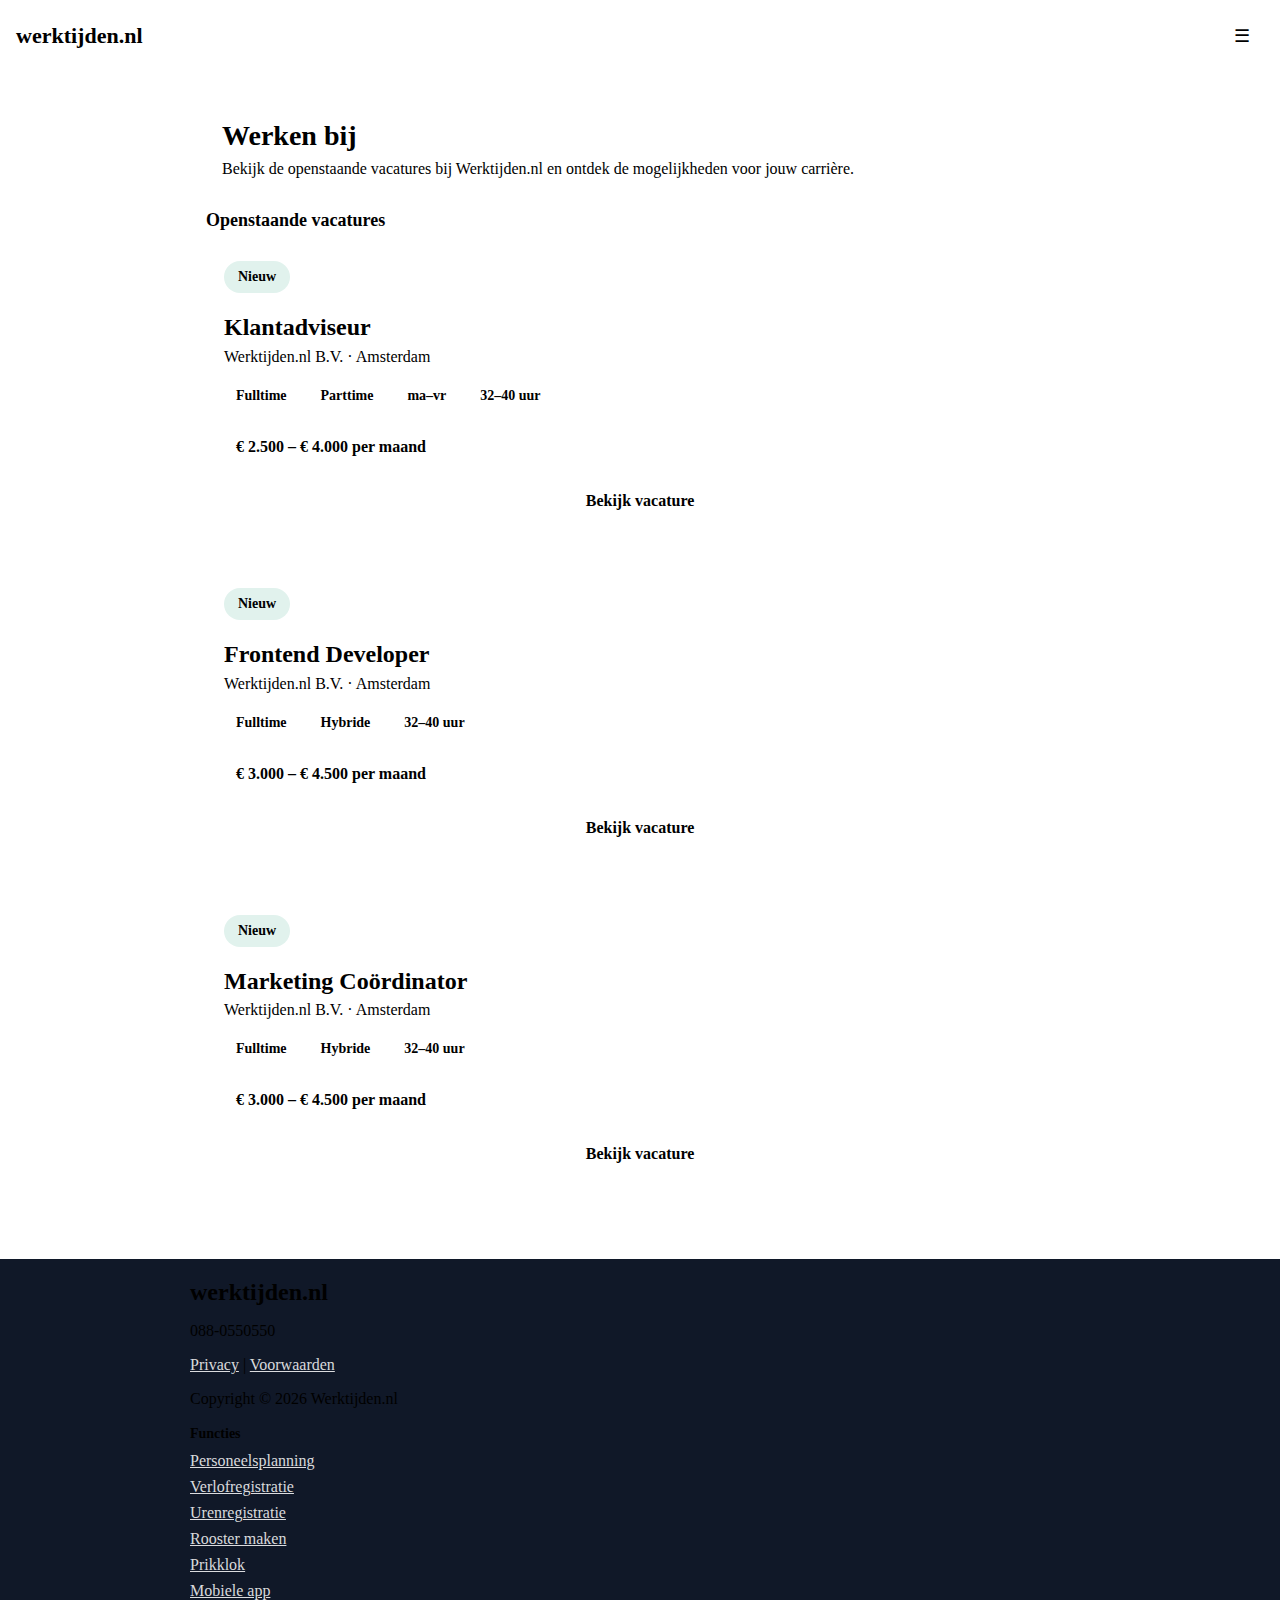
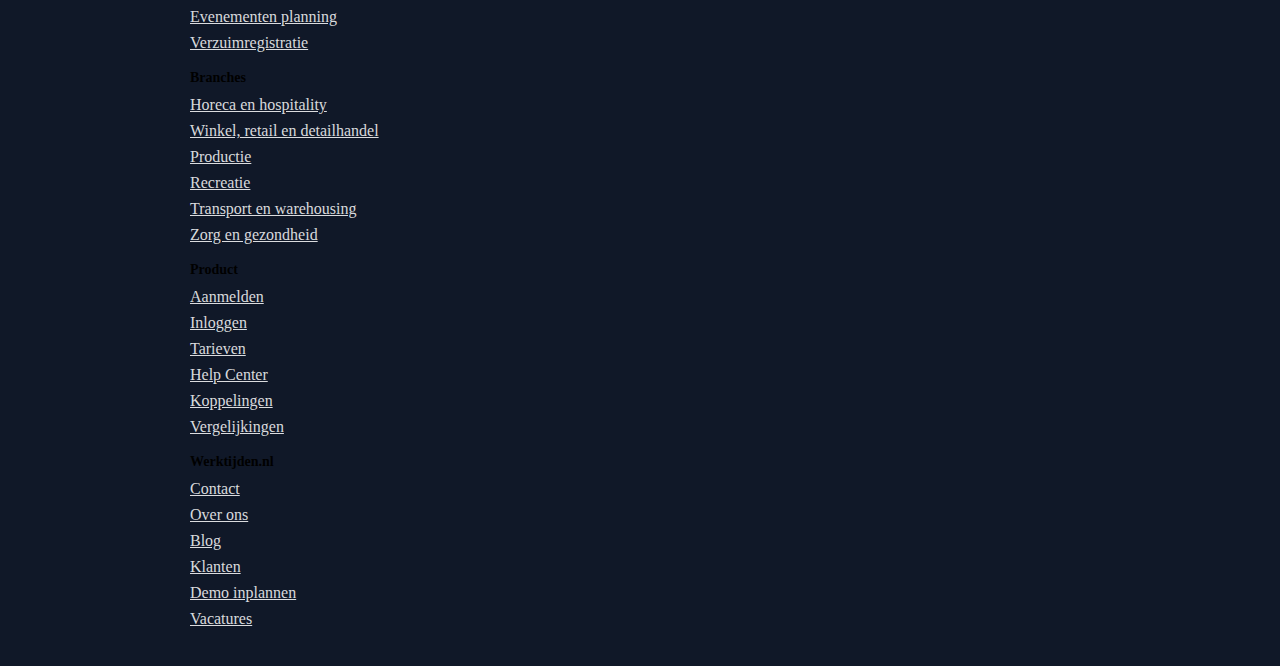
<file: Index.html>
<!doctype html>
<html lang="nl">
<head>
  <meta charset="utf-8">
  <meta name="viewport" content="width=device-width, initial-scale=1">

  <title>Werken bij – Vacatures | Werktijden</title>
  <meta name="Beschrijving" content="Bekijk de openstaande vacatures bij Werktijden.nl.">

  <link rel="stylesheet" href="style.css">
</head>

<body>

  <!-- Site header -->
  <header class="site-header">
    <a href="/" class="site-logo">werktijden.nl</a>

    <nav class="main-nav">
      <button type="button" aria-label="Menu">☰</button>
      <ul>
        <li><a href="#">Home</a></li>
        <li><a href="#">Vacatures</a></li>
        <li><a href="#">Over Werktijden</a></li>
        <li><a href="#">Contact</a></li>
      </ul>
    </nav>
  </header>

  <main>

    <!-- Pagina-intro -->
    <header class="page-header">
      <h1>Werken bij</h1>
      <p>
        Bekijk de openstaande vacatures bij Werktijden.nl en ontdek de mogelijkheden
        voor jouw carrière.
      </p>
    </header>

    <!-- Vacature overzicht -->
    <section class="vacature-overzicht">
      <h2>Openstaande vacatures</h2>

      <article class="vacature">
        <p class="vacature-badge">Nieuw</p>

        <h3>Klantadviseur</h3>
        <p>Werktijden.nl B.V. · Amsterdam</p>

        <ul class="vacature-info">
          <li>Fulltime</li>
          <li>Parttime</li>
          <li>ma–vr</li>
          <li>32–40 uur</li>
        </ul>

        <p class="vacature-salaris">€ 2.500 – € 4.000 per maand</p>

        <p>
          <a href="Vacature.html">Bekijk vacature</a>
        </p>
      </article>

      <article class="vacature">
        <p class="vacature-badge">Nieuw</p>

        <h3>Frontend Developer</h3>
        <p>Werktijden.nl B.V. · Amsterdam</p>

        <ul class="vacature-info">
          <li>Fulltime</li>
          <li>Hybride</li>
          <li>32–40 uur</li>
        </ul>

        <p class="vacature-salaris">€ 3.000 – € 4.500 per maand</p>

        <p>
          <a href="Vacature.html">Bekijk vacature</a>
        </p>
      </article>

      <article class="vacature">
        <p class="vacature-badge">Nieuw</p>

        <h3>Marketing Coördinator</h3>
        <p>Werktijden.nl B.V. · Amsterdam</p>

        <ul class="vacature-info">
          <li>Fulltime</li>
          <li>Hybride</li>
          <li>32–40 uur</li>
        </ul>

        <p class="vacature-salaris">€ 3.000 – € 4.500 per maand</p>

        <p>
          <a href="Vacature.html">Bekijk vacature</a>
        </p>
      </article>

    </section>

  </main>

  <!-- Footer -->
  <footer class="footer">
    <div class="footer-container">

      <div class="footer-brand">
        <h2 class="footer-logo">werktijden.nl</h2>
        <p>088-0550550</p>
        <p>
          <a href="#">Privacy</a> |
          <a href="#">Voorwaarden</a>
        </p>
        <p>Copyright © 2026 Werktijden.nl</p>
      </div>

      <nav class="footer-column">
        <h3>Functies</h3>
        <ul>
          <li><a href="#">Personeelsplanning</a></li>
          <li><a href="#">Verlofregistratie</a></li>
          <li><a href="#">Urenregistratie</a></li>
          <li><a href="#">Rooster maken</a></li>
          <li><a href="#">Prikklok</a></li>
          <li><a href="#">Mobiele app</a></li>
          <li><a href="#">Evenementen planning</a></li>
          <li><a href="#">Verzuimregistratie</a></li>
        </ul>
      </nav>

      <nav class="footer-column">
        <h3>Branches</h3>
        <ul>
          <li><a href="#">Horeca en hospitality</a></li>
          <li><a href="#">Winkel, retail en detailhandel</a></li>
          <li><a href="#">Productie</a></li>
          <li><a href="#">Recreatie</a></li>
          <li><a href="#">Transport en warehousing</a></li>
          <li><a href="#">Zorg en gezondheid</a></li>
        </ul>
      </nav>

      <nav class="footer-column">
        <h3>Product</h3>
        <ul>
          <li><a href="#">Aanmelden</a></li>
          <li><a href="#">Inloggen</a></li>
          <li><a href="#">Tarieven</a></li>
          <li><a href="#">Help Center</a></li>
          <li><a href="#">Koppelingen</a></li>
          <li><a href="#">Vergelijkingen</a></li>
        </ul>
      </nav>

      <nav class="footer-column">
        <h3>Werktijden.nl</h3>
        <ul>
          <li><a href="#">Contact</a></li>
          <li><a href="#">Over ons</a></li>
          <li><a href="#">Blog</a></li>
          <li><a href="#">Klanten</a></li>
          <li><a href="#">Demo inplannen</a></li>
          <li><a href="#">Vacatures</a></li>
        </ul>
      </nav>

    </div>
  </footer>

</body>
</html>
</file>
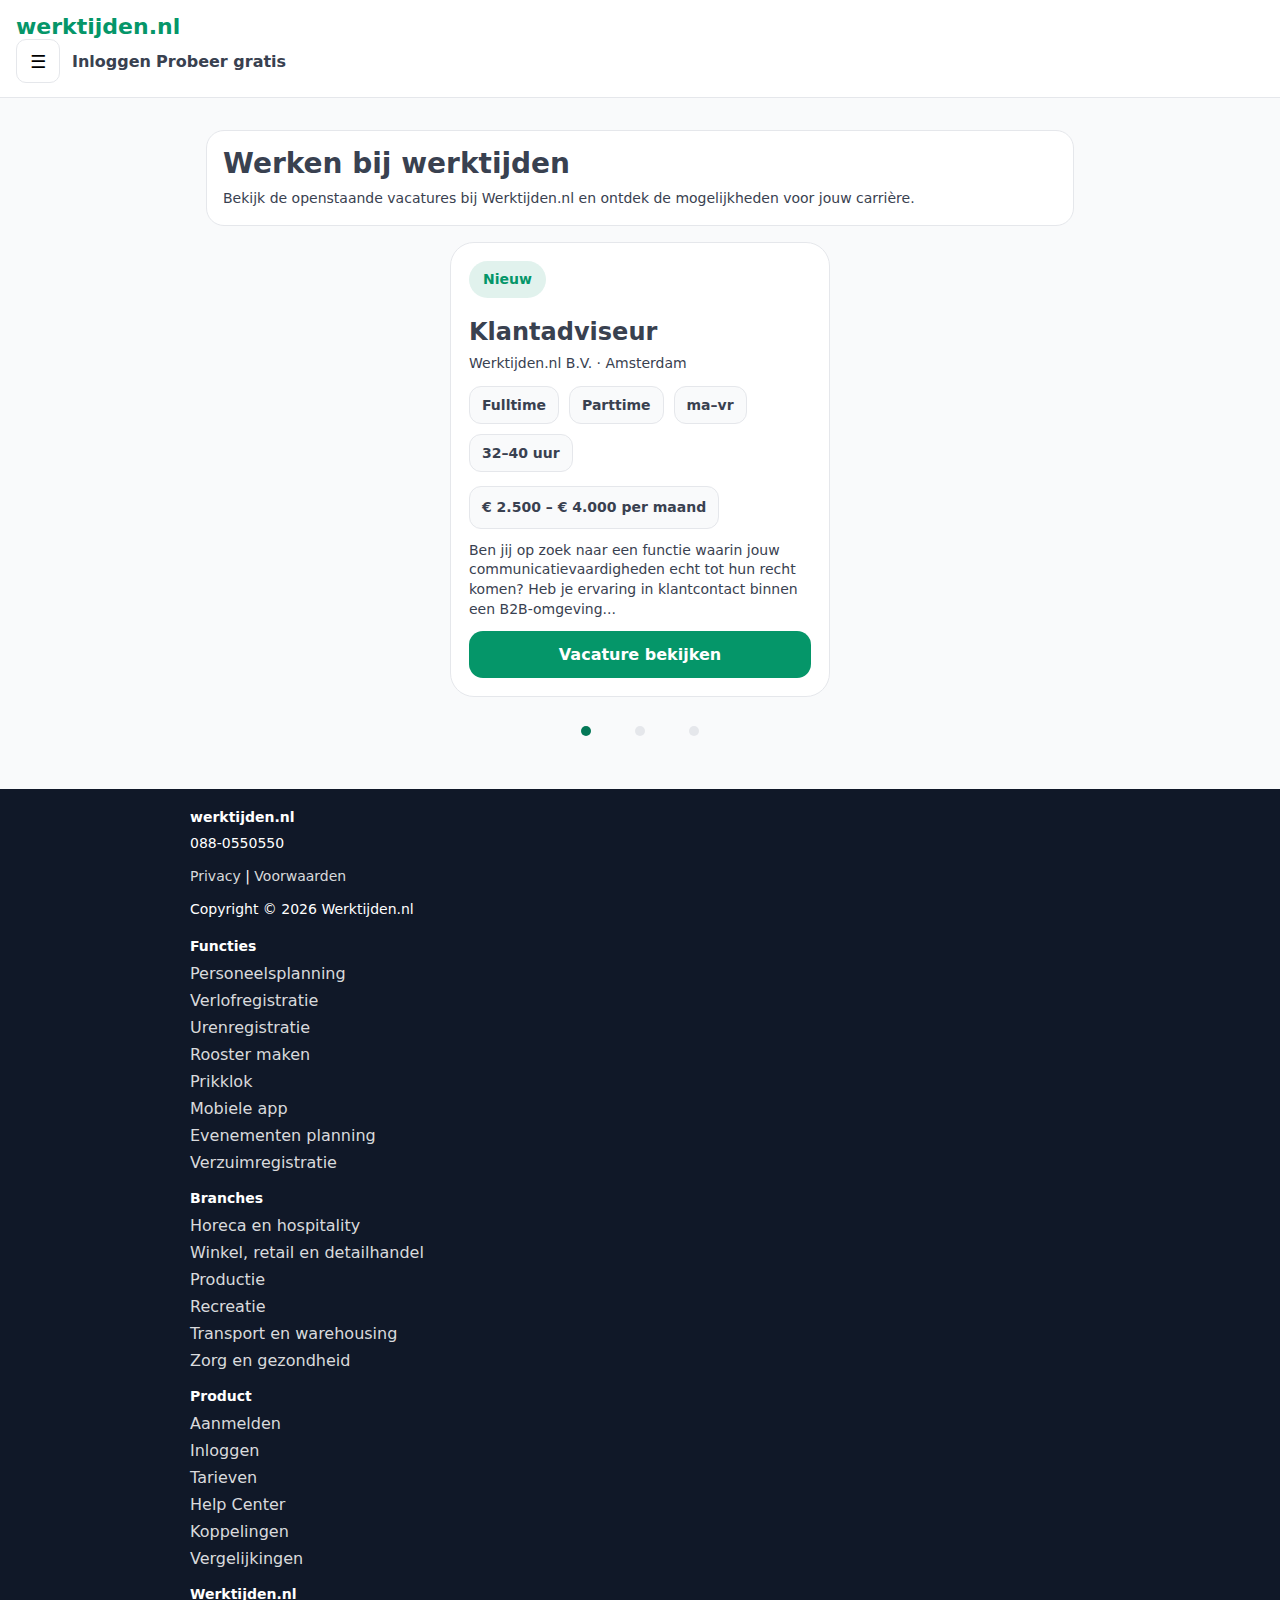
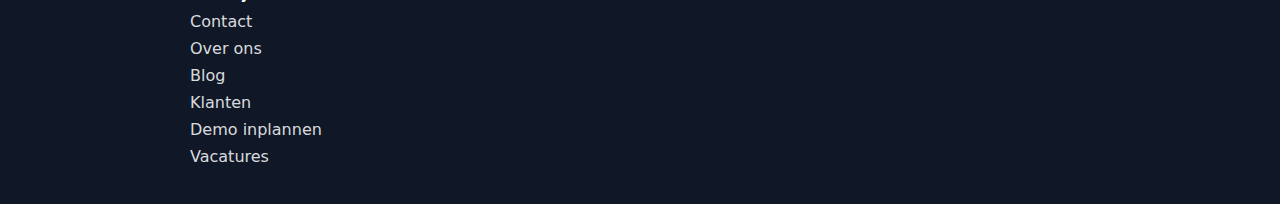
<file: index.html>
<!doctype html>
<html lang="nl">
<head>
  <meta charset="utf-8">
  <meta name="viewport" content="width=device-width, initial-scale=1">
  <title>Werken bij – Vacatures | Werktijden</title>
  <meta name="description" content="Bekijk de openstaande vacatures bij Werktijden.nl.">

  <link rel="stylesheet" href="Styleguide-Stylesheet/styleguide.css">
  <link rel="stylesheet" href="style.css">
</head>

<body>

  <!-- Header -->
  <header class="site-header">
    <div class="header-inner">
      <a href="/" class="site-logo">werktijden.nl</a>

      <nav class="main-nav">
        <!-- Mobiel: hamburger -->
        <button class="menu-open" type="button">☰</button>

        <!-- Desktop: menu-items -->
        <ul class="desktop-nav">
          <li><a class="nav-link nav-link--dropdown" href="#">Functies</a></li>
          <li><a class="nav-link nav-link--dropdown" href="#">Branches</a></li>
          <li><a class="nav-link" href="#">Klanten</a></li>
          <li><a class="nav-link" href="#">Koppelingen</a></li>
          <li><a class="nav-link" href="#">Tarieven</a></li>
        </ul>

        <!-- Desktop: knoppen rechts -->
        <div class="header-actions">
          <a class="header-btn header-btn-outline" href="#">Inloggen</a>
          <a class="header-btn header-btn-primary" href="#">Probeer gratis</a>
        </div>
      </nav>
    </div>
  </header>

  <!-- Mobile menu -->
  <section class="mobile-menu" id="mobile-menu">
    <h2 class="visually-hidden">Mobiel menu</h2>

    <header class="mobile-menu-header">
      <a href="/" class="mobile-menu-logo">werktijden.nl</a>
      <button class="menu-close" type="button">✕</button>
    </header>

    <ul class="mobile-menu-list">

      <!-- Functies (uitklapbaar) -->
      <li class="accordion functies">
        <button class="accordion-btn functies-btn" type="button">
          Functies <span class="arrow">⌄</span>
        </button>

        <ul class="submenu">
          <li><a href="https://werktijden.nl/personeelsplanning">🕒 Personeelsplanning</a></li>
          <li><a href="https://werktijden.nl/verlofregistratie">🎒 Verlofregistratie</a></li>
          <li><a href="https://werktijden.nl/urenregistratie">📋 Urenregistratie</a></li>
          <li><a href="https://werktijden.nl/prikklok">⏱️ Prikklok</a></li>
          <li><a href="https://werktijden.nl/rooster-maken">🗓️ Rooster maken</a></li>
          <li><a href="https://werktijden.nl/mobiele-app">📱 Mobiele app</a></li>
          <li><a href="https://werktijden.nl/evenementen-planning">📅 Evenementen planning</a></li>
          <li><a href="https://werktijden.nl/verzuimregistratie">🛡️ Verzuimregistratie</a></li>
          <li><a href="https://werktijden.nl/functies"><b>Bekijk alle functies</b></a></li>
        </ul>
      </li>

      <!-- Branches (uitklapbaar) -->
      <li class="accordion branches">
        <button class="accordion-btn branches-btn" type="button">
          Branches <span class="arrow">⌄</span>
        </button>

        <ul class="submenu">
          <li><a href="https://werktijden.nl/branches/horeca-en-hospitality">🧪 Horeca en hospitality</a></li>
          <li><a href="https://werktijden.nl/branches/winkel-retail-en-detailhandel">🧺 Winkel, retail en detailhandel</a></li>
          <li><a href="https://werktijden.nl/branches/productie">📦 Productie</a></li>
          <li><a href="https://werktijden.nl/branches/recreatie">🏖️ Recreatie</a></li>
          <li><a href="https://werktijden.nl/branches/transport-en-logistiek">🚚 Transport en warehousing</a></li>
          <li><a href="https://werktijden.nl/branches/transport-en-logistiek">🛡️ Zorg en gezondheid</a></li>
          <li><a href="https://werktijden.nl/branches"><b>Bekijk alle branches</b></a></li>
        </ul>
      </li>

      <!-- normale items -->
      <li><a href="#">Klanten</a></li>
      <li><a href="#">Koppelingen</a></li>
      <li><a href="#">Tarieven</a></li>
      <li><a href="#">Plan een demo</a></li>
      <li><a href="#">Contact</a></li>
      <li><a href="index.html">Vacatures</a></li>
    </ul>

    <section class="mobile-menu-bottom">
      <h2 class="visually-hidden">Account acties</h2>

      <a class="mobile-btn mobile-btn-outline" href="#">Inloggen</a>
      <a class="mobile-btn mobile-btn-primary" href="#">Probeer 14 dagen gratis</a>
    </section>

    <a class="chat-fab" href="#">💬</a>
  </section>

  <!-- Main content -->
  <main>

    <!-- Pagina intro -->
    <header class="page-header">
      <h1>Werken bij werktijden</h1>
      <p>
        Bekijk de openstaande vacatures bij Werktijden.nl en ontdek de mogelijkheden
        voor jouw carrière.
      </p>
    </header>

    <!-- Vacature slider -->
    <section class="vacature-slider">
      <h2 class="visually-hidden">Vacatures</h2>

      <section class="slider-track">
        <h3 class="visually-hidden">Vacature overzicht</h3>

        <!-- Vacature 1 -->
        <article class="vacature">
          <header>
            <p class="vacature-badge">Nieuw</p>
            <h2>Klantadviseur</h2>
            <p>Werktijden.nl B.V. · Amsterdam</p>
          </header>

          <ul class="vacature-info">
            <li>Fulltime</li>
            <li>Parttime</li>
            <li>ma–vr</li>
            <li>32–40 uur</li>
          </ul>

          <p class="vacature-salaris">€ 2.500 – € 4.000 per maand</p>

          <p class="vacature-tekst">
            Ben jij op zoek naar een functie waarin jouw communicatievaardigheden echt tot hun recht komen?
            Heb je ervaring in klantcontact binnen een B2B-omgeving...
          </p>

          <a href="Vacature.html">Vacature bekijken</a>
        </article>

        <!-- Vacature 2 -->
        <article class="vacature">
          <header>
            <p class="vacature-badge">Nieuw</p>
            <h2>Frontend Developer</h2>
            <p>Werktijden.nl B.V. · Amsterdam</p>
          </header>

          <ul class="vacature-info">
            <li>Fulltime</li>
            <li>Hybride</li>
            <li>32–40 uur</li>
          </ul>

          <p class="vacature-salaris">€ 3.000 – € 4.500 per maand</p>

          <p class="vacature-tekst">
            Werk aan moderne interfaces, verbeter de user experience en bouw mee aan een product dat dagelijks gebruikt wordt...
          </p>

          <a href="Vacature.html">Vacature bekijken</a>
        </article>

        <!-- Vacature 3 -->
        <article class="vacature">
          <header>
            <p class="vacature-badge">Nieuw</p>
            <h2>Marketing Coördinator</h2>
            <p>Werktijden.nl B.V. · Amsterdam</p>
          </header>

          <ul class="vacature-info">
            <li>Fulltime</li>
            <li>Hybride</li>
            <li>32–40 uur</li>
          </ul>

          <p class="vacature-salaris">€ 3.000 – € 4.500 per maand</p>

          <p class="vacature-tekst">
            Zet campagnes op, analyseer resultaten en zorg dat Werktijden.nl online beter zichtbaar wordt...
          </p>

          <a href="Vacature.html">Vacature bekijken</a>
        </article>

      </section>

      <section class="slider-dots">
        <h3 class="visually-hidden">Navigatie vacatures</h3>

        <button class="dot is-active" type="button"></button>
        <button class="dot" type="button"></button>
        <button class="dot" type="button"></button>
      </section>

    </section>

  </main>

  <!-- Footer -->
  <footer class="footer">
    <section class="footer-container">
      <h2 class="visually-hidden">Footer</h2>

      <section class="footer-brand">
        <h3 class="footer-logo">werktijden.nl</h3>
        <p>088-0550550</p>
        <p>
          <a href="#">Privacy</a> |
          <a href="#">Voorwaarden</a>
        </p>
        <p>Copyright © 2026 Werktijden.nl</p>
      </section>

      <section class="footer-column">
        <h3>Functies</h3>
        <ul>
          <li><a href="#">Personeelsplanning</a></li>
          <li><a href="#">Verlofregistratie</a></li>
          <li><a href="#">Urenregistratie</a></li>
          <li><a href="#">Rooster maken</a></li>
          <li><a href="#">Prikklok</a></li>
          <li><a href="#">Mobiele app</a></li>
          <li><a href="#">Evenementen planning</a></li>
          <li><a href="#">Verzuimregistratie</a></li>
        </ul>
      </section>

      <section class="footer-column">
        <h3>Branches</h3>
        <ul>
          <li><a href="#">Horeca en hospitality</a></li>
          <li><a href="#">Winkel, retail en detailhandel</a></li>
          <li><a href="#">Productie</a></li>
          <li><a href="#">Recreatie</a></li>
          <li><a href="#">Transport en warehousing</a></li>
          <li><a href="#">Zorg en gezondheid</a></li>
        </ul>
      </section>

      <section class="footer-column">
        <h3>Product</h3>
        <ul>
          <li><a href="#">Aanmelden</a></li>
          <li><a href="#">Inloggen</a></li>
          <li><a href="#">Tarieven</a></li>
          <li><a href="#">Help Center</a></li>
          <li><a href="#">Koppelingen</a></li>
          <li><a href="#">Vergelijkingen</a></li>
        </ul>
      </section>

      <section class="footer-column">
        <h3>Werktijden.nl</h3>
        <ul>
          <li><a href="#">Contact</a></li>
          <li><a href="#">Over ons</a></li>
          <li><a href="#">Blog</a></li>
          <li><a href="#">Klanten</a></li>
          <li><a href="#">Demo inplannen</a></li>
          <li><a href="#">Vacatures</a></li>
        </ul>
      </section>

    </section>
  </footer>

  <script src="script/script.js"></script>
</body>
</html>
</file>
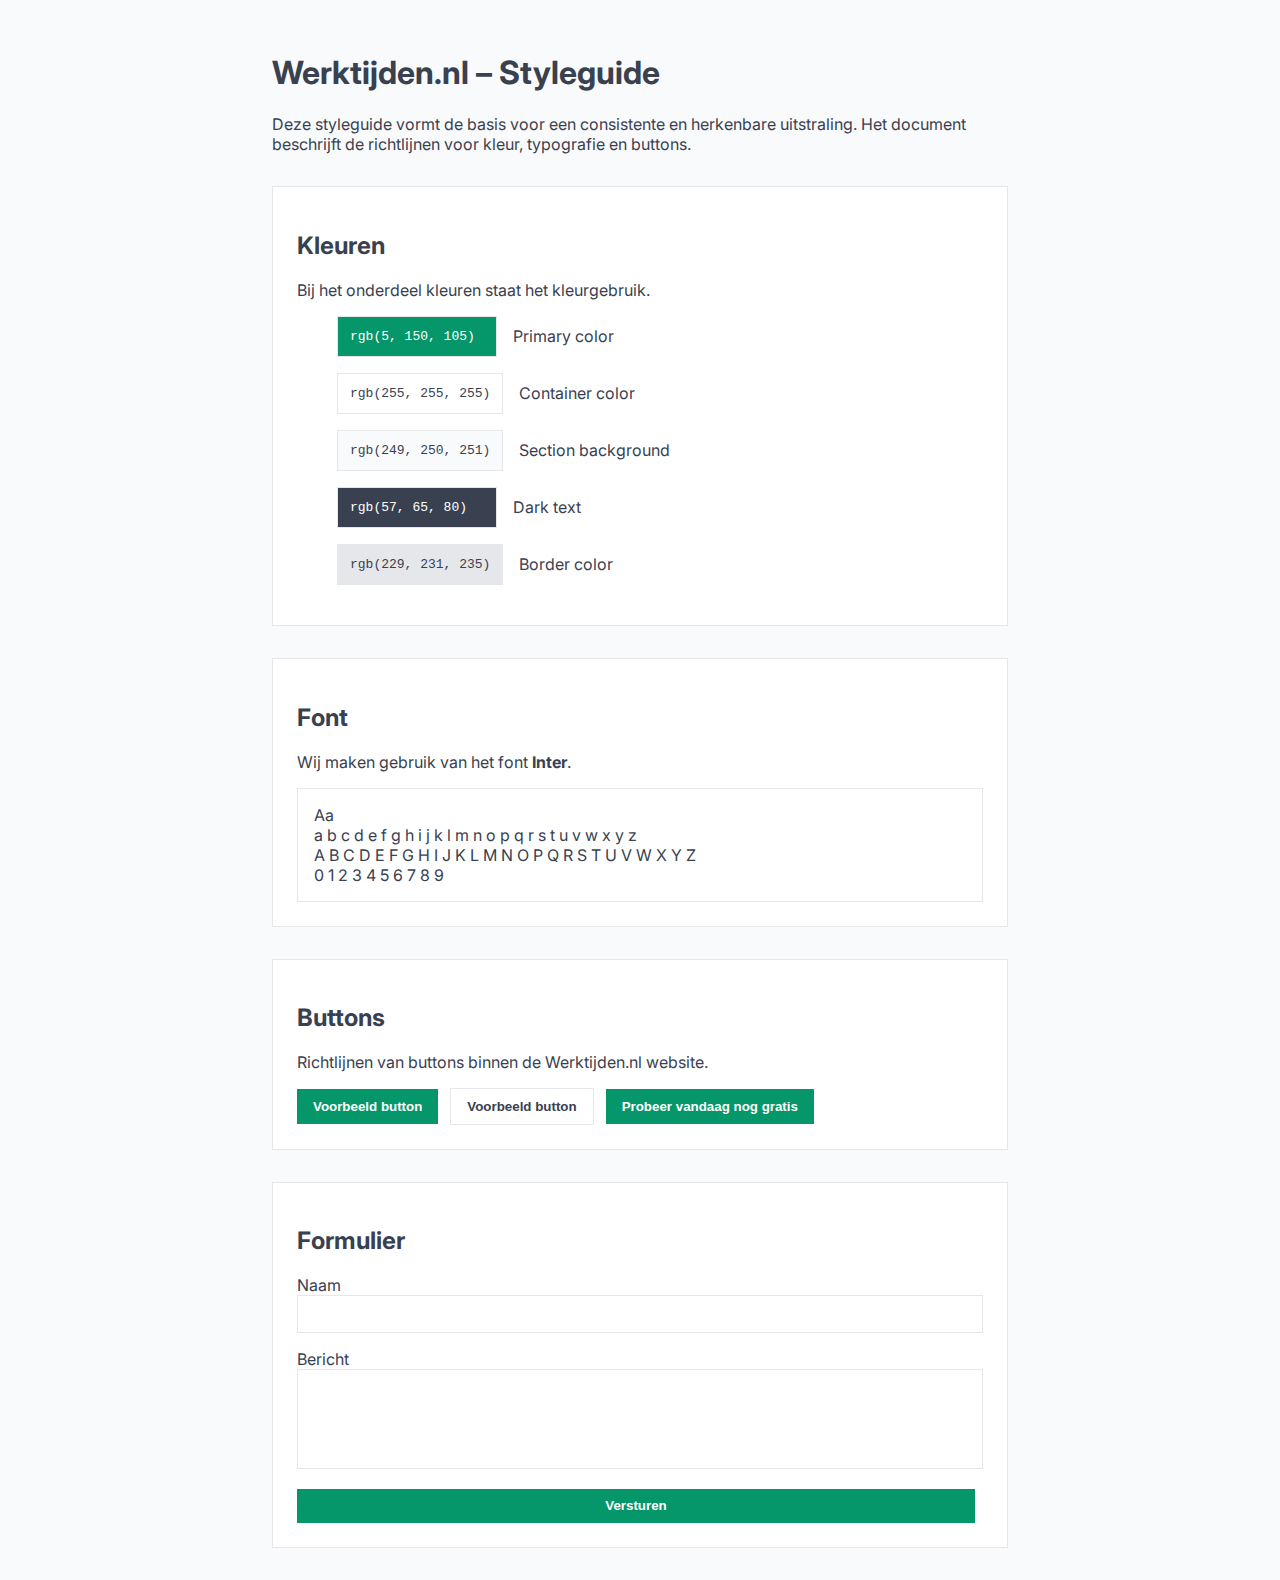
<file: stylesheet.html>
<!DOCTYPE html>
<html lang="nl">
<head>
  <meta charset="utf-8">
  <meta name="viewport" content="width=device-width, initial-scale=1.0">
  <title>Werktijden.nl – Styleguide</title>

  <link rel="stylesheet" href="Style/styleguide.css">

  <!-- Font: Inter -->
  <link rel="preconnect" href="https://fonts.googleapis.com">
  <link rel="preconnect" href="https://fonts.gstatic.com" crossorigin>
  <link href="https://fonts.googleapis.com/css2?family=Inter:wght@400;600;700&display=swap" rel="stylesheet">
</head>

<body>

  <header class="wt-header">
    <h1>Werktijden.nl – Styleguide</h1>
    <p>
      Deze styleguide vormt de basis voor een consistente en herkenbare uitstraling.
      Het document beschrijft de richtlijnen voor kleur, typografie en buttons.
    </p>
  </header>

  <main class="wt-main">

    <section class="wt-section">
      <h2>Kleuren</h2>
      <p>Bij het onderdeel kleuren staat het kleurgebruik.</p>

      <figure class="wt-color-item">
        <code class="wt-color-box wt-primary">rgb(5, 150, 105)</code>
        <figcaption>Primary color</figcaption>
      </figure>

      <figure class="wt-color-item">
        <code class="wt-color-box wt-container">rgb(255, 255, 255)</code>
        <figcaption>Container color</figcaption>
      </figure>

      <figure class="wt-color-item">
        <code class="wt-color-box wt-section-bg">rgb(249, 250, 251)</code>
        <figcaption>Section background</figcaption>
      </figure>

      <figure class="wt-color-item">
        <code class="wt-color-box wt-text-dark">rgb(57, 65, 80)</code>
        <figcaption>Dark text</figcaption>
      </figure>

      <figure class="wt-color-item">
        <code class="wt-color-box wt-border">rgb(229, 231, 235)</code>
        <figcaption>Border color</figcaption>
      </figure>
    </section>

    <section class="wt-section">
      <h2>Font</h2>
      <p>Wij maken gebruik van het font <strong>Inter</strong>.</p>

      <div class="wt-font-demo">
        Aa<br>
        a b c d e f g h i j k l m n o p q r s t u v w x y z<br>
        A B C D E F G H I J K L M N O P Q R S T U V W X Y Z<br>
        0 1 2 3 4 5 6 7 8 9
      </div>
    </section>

    <section class="wt-section">
      <h2>Buttons</h2>
      <p>Richtlijnen van buttons binnen de Werktijden.nl website.</p>

      <button class="wt-btn wt-primary">Voorbeeld button</button>
      <button class="wt-btn wt-secondary">Voorbeeld button</button>
      <button class="wt-btn wt-primary">Probeer vandaag nog gratis</button>
    </section>

    <section class="wt-section">
      <h2>Formulier</h2>

      <form class="wt-form">
        <label>
          Naam
          <input type="text" class="wt-input">
        </label>

        <label>
          Bericht
          <textarea class="wt-textarea"></textarea>
        </label>

        <button type="submit" class="wt-btn wt-primary">Versturen</button>
      </form>
    </section>

  </main>

</body>
</html>
</file>
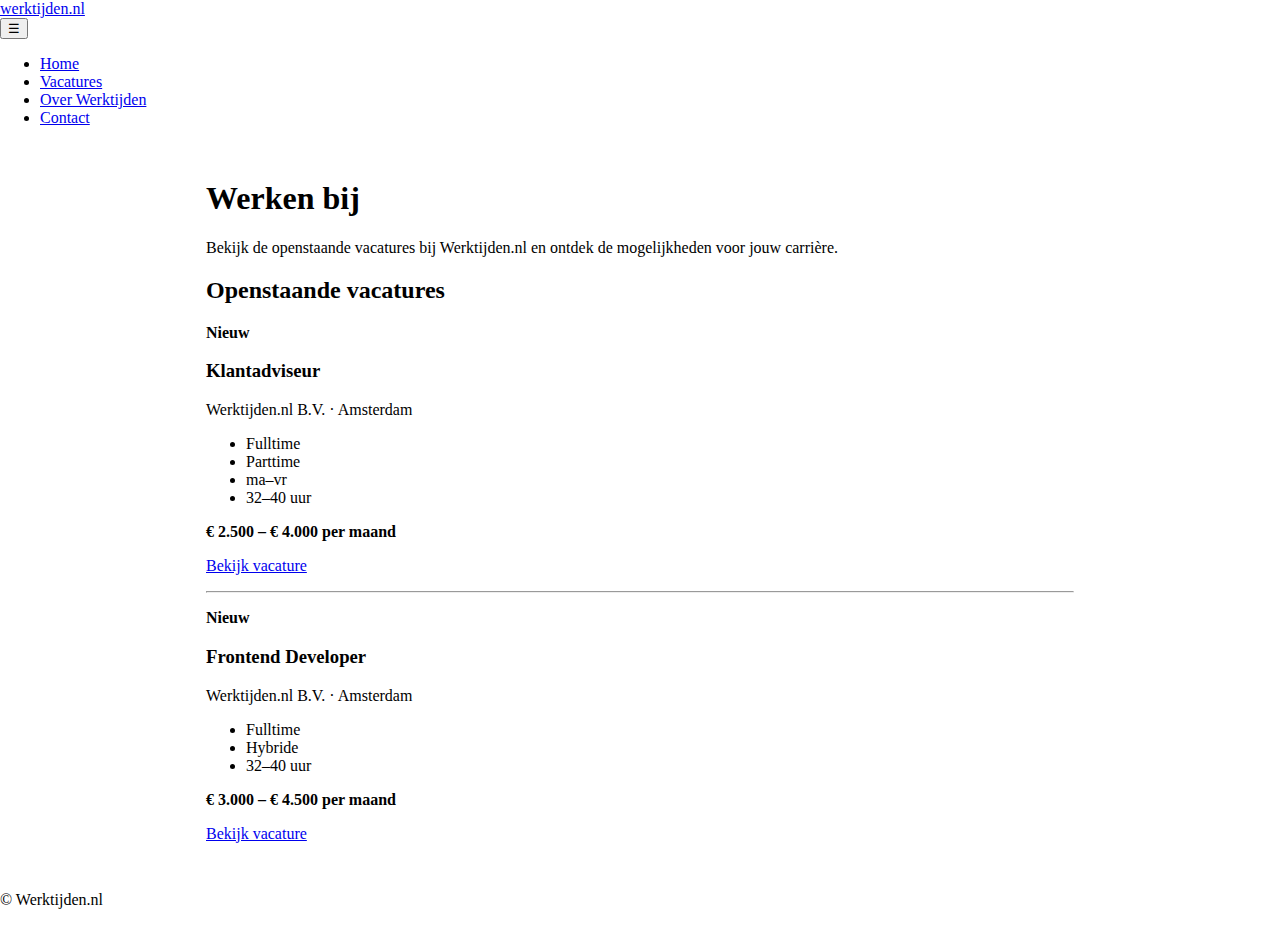
<file: Vacatureoverzichtspagina.html>
<!doctype html>
<html lang="nl">
<head>
  <meta charset="utf-8">
  <meta name="viewport" content="width=device-width, initial-scale=1">
  <link rel="stylesheet" href="style.css">
  <title>Werken bij – Vacatures | Werktijden</title>
  <meta name="description" content="Bekijk de openstaande vacatures bij Werktijden.">
</head>

<body>

  <header>
    <a href="/">werktijden.nl</a>

    <nav>
      <button type="button">☰</button>
      <ul>
        <li><a href="#">Home</a></li>
        <li><a href="#">Vacatures</a></li>
        <li><a href="#">Over Werktijden</a></li>
        <li><a href="#">Contact</a></li>
      </ul>
    </nav>
  </header>

  <main>

    <header>
      <h1>Werken bij</h1>
      <p>
        Bekijk de openstaande vacatures bij Werktijden.nl en ontdek de mogelijkheden
        voor jouw carrière.
      </p>
    </header>

    <section>
      <h2>Openstaande vacatures</h2>

      <article>
        <p><strong>Nieuw</strong></p>

        <h3>Klantadviseur</h3>
        <p>Werktijden.nl B.V. · Amsterdam</p>

        <ul>
          <li>Fulltime</li>
          <li>Parttime</li>
          <li>ma–vr</li>
          <li>32–40 uur</li>
        </ul>

        <p><strong>€ 2.500 – € 4.000 per maand</strong></p>

        <p>
          <a href="vacature.html">Bekijk vacature</a>
        </p>
      </article>

      <hr>

      <article>
        <p><strong>Nieuw</strong></p>

        <h3>Frontend Developer</h3>
        <p>Werktijden.nl B.V. · Amsterdam</p>

        <ul>
          <li>Fulltime</li>
          <li>Hybride</li>
          <li>32–40 uur</li>
        </ul>

        <p><strong>€ 3.000 – € 4.500 per maand</strong></p>

        <p>
          <a href="vacature.html">Bekijk vacature</a>
        </p>
      </article>

    </section>

  </main>

  <footer>
    <p>© Werktijden.nl</p>
  </footer>

</body>
</html>
</file>
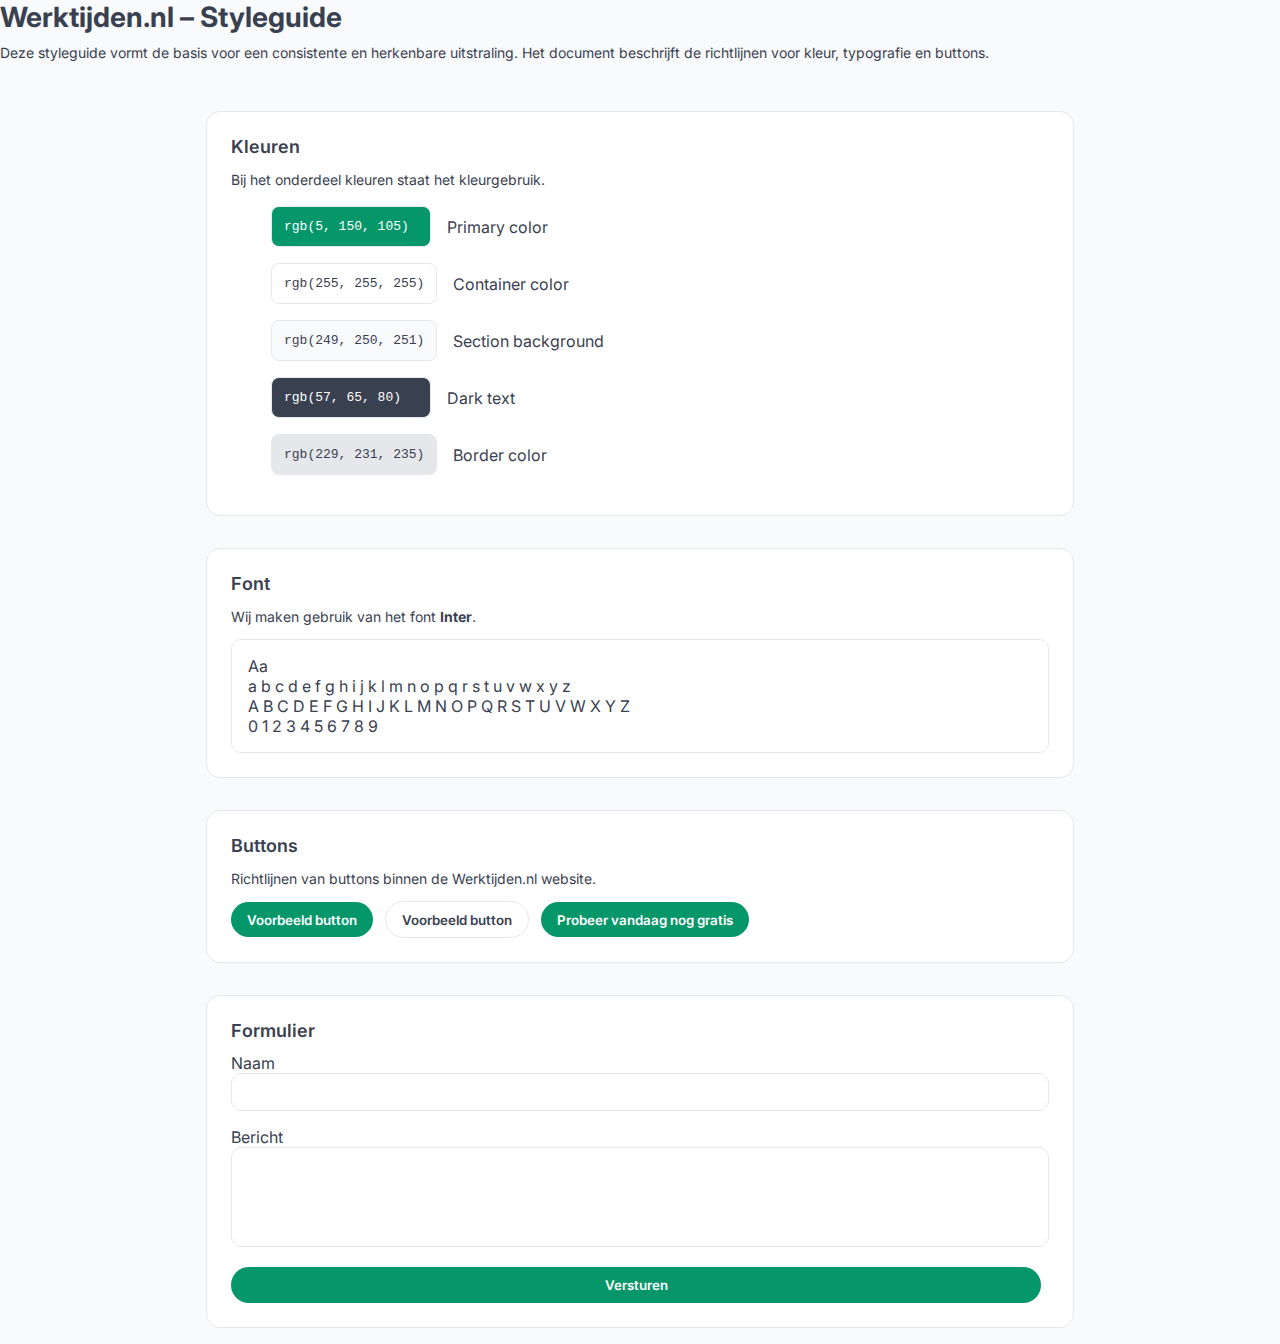
<file: Styleguide-Stylesheet/stylesheet.html>
<!DOCTYPE html>
<html lang="nl">
<head>
  <meta charset="utf-8">
  <meta name="viewport" content="width=device-width, initial-scale=1.0">
  <title>Werktijden.nl – Styleguide</title>

  <link rel="stylesheet" href="styleguide.css">

  <!-- Font: Inter -->
  <link rel="preconnect" href="https://fonts.googleapis.com">
  <link rel="preconnect" href="https://fonts.gstatic.com" crossorigin>
  <link href="https://fonts.googleapis.com/css2?family=Inter:wght@400;600;700&display=swap" rel="stylesheet">
</head>

<body>

  <header class="wt-header">
    <h1>Werktijden.nl – Styleguide</h1>
    <p>
      Deze styleguide vormt de basis voor een consistente en herkenbare uitstraling.
      Het document beschrijft de richtlijnen voor kleur, typografie en buttons.
    </p>
  </header>

  <main class="wt-main">

    <section class="wt-section">
      <h2>Kleuren</h2>
      <p>Bij het onderdeel kleuren staat het kleurgebruik.</p>

      <figure class="wt-color-item">
        <code class="wt-color-box wt-primary">rgb(5, 150, 105)</code>
        <figcaption>Primary color</figcaption>
      </figure>

      <figure class="wt-color-item">
        <code class="wt-color-box wt-container">rgb(255, 255, 255)</code>
        <figcaption>Container color</figcaption>
      </figure>

      <figure class="wt-color-item">
        <code class="wt-color-box wt-section-bg">rgb(249, 250, 251)</code>
        <figcaption>Section background</figcaption>
      </figure>

      <figure class="wt-color-item">
        <code class="wt-color-box wt-text-dark">rgb(57, 65, 80)</code>
        <figcaption>Dark text</figcaption>
      </figure>

      <figure class="wt-color-item">
        <code class="wt-color-box wt-border">rgb(229, 231, 235)</code>
        <figcaption>Border color</figcaption>
      </figure>
    </section>

    <section class="wt-section">
      <h2>Font</h2>
      <p>Wij maken gebruik van het font <strong>Inter</strong>.</p>

      <article class="wt-font-demo">
        Aa<br>
        a b c d e f g h i j k l m n o p q r s t u v w x y z<br>
        A B C D E F G H I J K L M N O P Q R S T U V W X Y Z<br>
        0 1 2 3 4 5 6 7 8 9
      </article>
    </section>

    <section class="wt-section">
      <h2>Buttons</h2>
      <p>Richtlijnen van buttons binnen de Werktijden.nl website.</p>

      <button class="wt-btn wt-primary">Voorbeeld button</button>
      <button class="wt-btn wt-secondary">Voorbeeld button</button>
      <button class="wt-btn wt-primary">Probeer vandaag nog gratis</button>
    </section>

    <section class="wt-section">
      <h2>Formulier</h2>

      <form class="wt-form">
        <label>
          Naam
          <input type="text" class="wt-input">
        </label>

        <label>
          Bericht
          <textarea class="wt-textarea"></textarea>
        </label>

        <button type="submit" class="wt-btn wt-primary">Versturen</button>
      </form>
    </section>

  </main>

</body>
</html>
</file>
<file: style.css>
* {
  box-sizing: border-box;
}

body {
  margin: 0;
  padding: 0;
}

main {
  padding: 16px;
  max-width: 900px;
  margin: 0 auto;
}

/* Header */
.site-header {
  background: var(--wt-container);
  border-bottom: 1px solid var(--wt-border);
  padding: 14px 16px;
  display: flex;
  align-items: center;
  justify-content: space-between;
  gap: 12px;
}

.site-logo {
  font-weight: 800;
  font-size: 22px;
  color: var(--wt-primary);
  text-decoration: none;
}

.main-nav {
  display: flex;
  align-items: center;
  gap: 12px;
}

.main-nav button {
  width: 44px;
  height: 44px;
  border: 1px solid var(--wt-border);
  background: var(--wt-container);
  border-radius: 10px;
  cursor: pointer;
  font-size: 18px;
}

.main-nav ul {
  list-style: none;
  margin: 0;
  padding: 0;
  display: none;
}

.main-nav a {
  color: var(--wt-text-dark);
  font-weight: 600;
  text-decoration: none;
}

/* Page header */
.page-header {
  background: var(--wt-container);
  border: 1px solid var(--wt-border);
  padding: 16px;
  margin-top: 16px;
  border-radius: 18px;
}

.page-header h1 {
  margin: 0 0 8px;
  font-size: 28px;
}

.page-header p {
  margin: 0;
}

/* Vacature overzicht */
.vacature-overzicht {
  margin-top: 16px;
}

.vacature-overzicht > h2 {
  margin: 0 0 12px;
  font-size: 18px;
}

/* Vacature kaart (bubbel look) */
.vacature {
  background: var(--wt-container);
  border: 1px solid var(--wt-border);
  border-radius: 24px;
  padding: 18px;
  margin-bottom: 16px;
}

/* Badge */
.vacature-badge {
  display: inline-block;
  margin: 0 0 12px;
  padding: 8px 14px;
  border-radius: 999px;
  background: rgba(5, 150, 105, 0.12);
  color: var(--wt-primary);
  font-weight: 800;
  font-size: 14px;
}

/* Titel */
.vacature h3 {
  margin: 8px 0 6px;
  font-size: 24px;
  line-height: 1.2;
}

.vacature h2 {
  margin: 8px 0 6px;
  font-size: 24px;
  line-height: 1.2;
}

.vacature p {
  margin: 0 0 12px;
}

/* Bubble info list */
.vacature-info {
  list-style: none;
  padding: 0;
  margin: 12px 0 14px;
  display: flex;
  flex-wrap: wrap;
  gap: 10px;
}

.vacature-info li {
  background: var(--wt-section-bg);
  border: 1px solid var(--wt-border);
  padding: 10px 12px;
  border-radius: 12px;
  font-size: 14px;
  font-weight: 700;
}

/* Salaris bubble */
.vacature-salaris {
  display: inline-block;
  margin: 0 0 14px;
  padding: 10px 12px;
  border-radius: 12px;
  background: var(--wt-section-bg);
  border: 1px solid var(--wt-border);
  font-weight: 800;
}

/* Button link */
.vacature a {
  display: block;
  width: 100%;
  text-align: center;
  padding: 14px 16px;
  border-radius: 14px;
  background: var(--wt-primary);
  color: var(--wt-text-light);
  font-weight: 900;
  text-decoration: none;
}

.vacature a:hover {
  opacity: 0.95;
  text-decoration: none;
}

.vacature-tekst {
  margin: 0 0 14px;
  font-size: 14px;
  line-height: 1.4;
}

/* Footer */
.footer {
  margin-top: 20px;
  background: rgb(16, 24, 40);
  color: var(--wt-text-light);
  padding: 20px 16px;
}

.footer-container {
  max-width: 900px;
  margin: 0 auto;
}

.footer a {
  color: rgba(255, 255, 255, 0.85);
}

.footer a:hover {
  color: var(--wt-text-light);
}

.footer-logo {
  margin: 0 0 8px;
  color: var(--wt-text-light);
}

.footer-brand {
  margin-bottom: 18px;
}

.footer-column {
  margin-bottom: 18px;
}

.footer-column h3 {
  margin: 0 0 10px;
  font-size: 14px;
}

.footer-column ul {
  list-style: none;
  margin: 0;
  padding: 0;
}

.footer-column li {
  margin-bottom: 8px;
}

.visually-hidden{
  position: absolute;
  width: 1px;
  height: 1px;
  padding: 0;
  margin: -1px;
  overflow: hidden;
  clip: rect(0, 0, 0, 0);
  white-space: nowrap;
  border: 0;
}

/* Vacature slider */
.vacature-slider {
  margin-top: 16px;
  position: relative;
  display: grid;
  justify-items: center;
  gap: 12px;
}

.slider-track {
  width: 100%;
  max-width: 380px;
  display: flex;
  gap: 0;
  overflow-x: auto;
  scroll-snap-type: x mandatory;
  scroll-behavior: smooth;
}

.slider-track::-webkit-scrollbar {
  display: none;
}

.slider-track {
  -ms-overflow-style: none;
  scrollbar-width: none;
}

.slider-track .vacature {
  flex: 0 0 100%;
  scroll-snap-align: center;
  margin-bottom: 0;
}

/* pijlen mobiel: bovenop de kaart */
.slider-arrow {
  width: 36px;
  height: 36px;
  border: 1px solid var(--wt-border);
  background: var(--wt-container);
  cursor: pointer;
  font-size: 18px;
  line-height: 1;
  color: var(--wt-text-dark);
  border-radius: 8px;
  position: absolute;
  top: 8px;
}

.slider-arrow-left {
  left: 8px;
}

.slider-arrow-right {
  right: 8px;
}

.slider-dots {
  display: flex;
  gap: 10px;
  justify-content: center;
}

.dot {
  width: 44px;
  height: 44px;
  border-radius: 999px;
  border: none;
  background: transparent;
  cursor: pointer;
  position: relative;
}

.dot::after {
  content: "";
  width: 10px;
  height: 10px;
  border-radius: 999px;
  background: var(--wt-border);
  position: absolute;
  top: 50%;
  left: 50%;
  transform: translate(-50%, -50%);
}

.dot.is-active::after {
  background: rgb(4, 120, 87);
}


/* Mobile menu */
.mobile-menu {
  position: fixed;
  inset: 0;
  background: var(--wt-container);
  z-index: 9999;
  display: none;
  padding: 18px 16px;
  overflow: auto;
}

.mobile-menu.is-open {
  display: block;
}

.mobile-menu-header {
  display: flex;
  align-items: center;
  justify-content: space-between;
  margin-bottom: 22px;
}

.mobile-menu-logo {
  font-weight: 800;
  font-size: 22px;
  color: var(--wt-primary);
  text-decoration: none;
}

.menu-close {
  width: 44px;
  height: 44px;
  border: none;
  background: transparent;
  cursor: pointer;
  font-size: 28px;
  line-height: 1;
  color: var(--wt-text-dark);
}

.mobile-menu-list {
  list-style: none;
  padding: 0;
  margin: 0;
}

/* alleen eerste laag LI's krijgen de border */
.mobile-menu-list > li {
  border-bottom: 1px solid var(--wt-border);
}

/* padding zodat alles recht staat */
.mobile-menu-list a {
  display: block;
  padding: 18px 16px; /* was 18px 0 */
  color: var(--wt-text-dark);
  font-weight: 700;
  text-decoration: none;
}

.mobile-menu-bottom {
  margin-top: 18px;
  display: grid;
  gap: 12px;
}

.mobile-btn {
  display: block;
  text-align: center;
  padding: 14px 16px;
  border-radius: 14px;
  font-weight: 900;
  text-decoration: none;
}

.mobile-btn-outline {
  border: 1px solid var(--wt-border);
  color: var(--wt-text-dark);
  background: var(--wt-container);
}

.mobile-btn-primary {
  background: var(--wt-primary);
  color: var(--wt-text-light);
  border: none;
}

/* Chat knop rechts onder */
.chat-fab {
  position: fixed;
  right: 16px;
  bottom: 16px;
  width: 64px;
  height: 64px;
  border-radius: 999px;
  background: var(--wt-primary);
  color: var(--wt-text-light);
  display: grid;
  place-items: center;
  text-decoration: none;
  font-size: 26px;
  box-shadow: 0 10px 25px rgba(0,0,0,0.2);
}


/* FUNCTIES + BRANCHES Accordion */

/* knop standaard (niet groen) */
.accordion-btn{
  width: 100%;
  padding: 18px 16px;
  background: transparent;
  border: none;
  border-radius: 14px;
  cursor: pointer;

  font: inherit;
  color: var(--wt-text-dark);
  font-weight: 700;

  display: flex;
  justify-content: space-between;
  align-items: center;
}

/* pijltje standaard */
.arrow{
  font-size: 18px;
  transition: transform 0.2s ease;
  color: var(--wt-text-dark);
}

/* submenu standaard dicht */
.submenu{
  list-style: none;
  margin: 8px 0 0;
  padding: 0;
  display: none;
}

/* submenu items */
.submenu li{
  border-bottom: 1px solid var(--wt-border);
}

/*icoon + tekst netjes op 1 lijn */
.submenu a{
  display: flex;
  align-items: center;
  gap: 12px;
  padding: 16px 0;
  font-weight: 700;
  color: var(--wt-text-dark);
  text-decoration: none;
}

/* OPEN STATE (groen) */
.accordion.open .accordion-btn{
  background: rgba(5, 150, 105, 0.12);
  color: var(--wt-primary);
  border: 1px solid var(--wt-border);
}

/* pijltje groen + draaien */
.accordion.open .arrow{
  color: var(--wt-primary);
  transform: rotate(180deg);
}

/* submenu zichtbaar */
.accordion.open .submenu{
  display: block;
}
</file>
<file: Styleguide-Stylesheet/styleguide.css>
/* WERKTIJDEN.NL – STYLEGUIDE (WCAG-CONTRAST GOEDGEKEURD) */



   /* Font: Inter */

@font-face {
  font-family: "Inter";
  font-weight: 400;
  font-style: normal;
  font-display: swap;
  src: url("../fonts/Inter_18pt-Regular.ttf") format("ttf");
}

@font-face {
  font-family: "Inter";
  font-weight: 600;
  font-style: normal;
  font-display: swap;
  src: url("../fonts/Inter_18pt-SemiBold.ttf") format("ttf");
}

@font-face {
  font-family: "Inter";
  font-weight: 700;
  font-style: normal;
  font-display: swap;
  src: url("../fonts/Inter_18pt-Bold.ttf") format("ttf");
}


   /* Root variables */

:root {
  /* Kleuren (WCAG-proof) */
  --wt-primary:rgb(5, 150, 105);      /* ✅ voldoende contrast met wit */
  --wt-container: rgb(255, 255, 255);
  --wt-section-bg: rgb(249, 250, 251);

  --wt-text-dark: rgb(57, 65, 80);
  --wt-text-light: rgb(255, 255, 255);

  --wt-border: rgb(229, 231, 235);

  /* Font */
  --wt-font: "Inter", system-ui, -apple-system, sans-serif;
}


   /* Base */
* {
  box-sizing: border-box;
}

body {
  margin: 0;
  padding: 0;
  font-family: var(--wt-font);
  background: var(--wt-section-bg);
  color: var(--wt-text-dark);
}

main {
  padding: 16px;
  max-width: 900px;
  margin: 0 auto;
}

a {
  color: var(--wt-primary);
  text-decoration: none;
}

a:hover {
  text-decoration: underline;
}

button {
  font-family: var(--wt-font);
}


   /* Typography */
h1 {
  margin: 0 0 8px;
  font-size: 28px;
  font-weight: 700;
}

h2 {
  margin: 0 0 12px;
  font-size: 18px;
  font-weight: 600;
}

h3 {
  margin: 0 0 10px;
  font-size: 14px;
  font-weight: 600;
}

p {
  margin: 0 0 12px;
  font-size: 14px;
  line-height: 1.5;
}


   /* Layout helpers */
.wt-header {
  margin-bottom: 2rem;
}

.wt-main {
  display: grid;
  gap: 2rem;
}

.wt-section {
  background: var(--wt-container);
  border: 1px solid var(--wt-border);
  padding: 1.5rem;
  border-radius: 14px;
}


   /* Color preview blocks */
.wt-color-item {
  display: flex;
  align-items: center;
  gap: 1rem;
  margin-bottom: 1rem;
}

.wt-color-box {
  min-width: 160px;
  padding: 0.75rem;
  border: 1px solid var(--wt-border);
  font-family: monospace;
  font-size: 13px;
  border-radius: 8px;
}


   /* Color utility classes */
.wt-primary {
  background: var(--wt-primary);
  color: var(--wt-text-light);
}

.wt-container {
  background: var(--wt-container);
}

.wt-section-bg {
  background: var(--wt-section-bg);
}

.wt-text-dark {
  background: var(--wt-text-dark);
  color: var(--wt-text-light);
}

.wt-border {
  background: var(--wt-border);
}


   /* Font demo */
.wt-font-demo {
  border: 1px solid var(--wt-border);
  padding: 1rem;
  border-radius: 10px;
}


/* Buttons */
.wt-btn {
  padding: 0.6rem 1rem;
  border-radius: 999px;
  border: 1px solid var(--wt-border);
  font-weight: 600;
  cursor: pointer;
  margin-right: 0.5rem;
  background: var(--wt-container);
  color: var(--wt-text-dark);
}

.wt-btn:hover {
  opacity: 0.95;
}

.wt-btn.wt-primary {
  background: var(--wt-primary);
  color: var(--wt-text-light);
  border: none;
}


   /* Forms */
.wt-form {
  display: grid;
  gap: 1rem;
}

.wt-form input,
.wt-form textarea {
  width: 100%;
  padding: 0.6rem;
  border-radius: 10px;
  border: 1px solid var(--wt-border);
  font-family: var(--wt-font);
  font-size: 14px;
}

.wt-form textarea {
  resize: none;
  height: 100px;
}


   /* Accessibility helpers */
.visually-hidden {
  position: absolute;
  width: 1px;
  height: 1px;
  padding: 0;
  margin: -1px;
  overflow: hidden;
  clip: rect(0, 0, 0, 0);
  white-space: nowrap;
  border: 0;
}
</file>
<file: Style/styleguide.css>
/* WERKTIJDEN.NL – STYLEGUIDE */
  

/* Font: Inter */
@font-face {
  font-family: "Inter";
  src: url("./Inter-VariableFont_opsz,wght.ttf") format("truetype");
  font-weight: 100 900;
  font-style: normal;
}


:root {
  /* Kleuren */
  --wt-primary: rgb(5, 150, 105);
  --wt-container: rgb(255, 255, 255);
  --wt-section-bg: rgb(249, 250, 251);

  --wt-text-dark: rgb(57, 65, 80);
  --wt-text-light: rgb(255, 255, 255);

  --wt-border: rgb(229, 231, 235);

  /* Overig */
  --wt-font: "Inter", sans-serif;
}

/* Base */
* {
  box-sizing: border-box;
}

body {
  font-family: var(--wt-font);
  background: var(--wt-section-bg);
  color: var(--wt-text-dark);
  padding: 2rem;
  max-width: 800px;
  margin: auto;
}

/* Layout */
.wt-header {
  margin-bottom: 2rem;
}

.wt-main {
  display: grid;
  gap: 2rem;
}

.wt-section {
  background: var(--wt-container);
  border: 1px solid var(--wt-border);
  padding: 1.5rem;
}

/* Kleuren */
.wt-color-item {
  display: flex;
  align-items: center;
  gap: 1rem;
  margin-bottom: 1rem;
}

.wt-color-box {
  min-width: 160px;
  padding: 0.75rem;
  border: 1px solid var(--wt-border);
  font-family: monospace;
}

/* Kleur classes */
.wt-primary {
  background: var(--wt-primary);
  color: var(--wt-text-light);
}

.wt-container {
  background: var(--wt-container);
}

.wt-section-bg {
  background: var(--wt-section-bg);
}

.wt-text-dark {
  background: var(--wt-text-dark);
  color: var(--wt-text-light);
}

.wt-border {
  background: var(--wt-border);
}

/* Font */
.wt-font-demo {
  border: 1px solid var(--wt-border);
  padding: 1rem;
}

/* Buttons */
.wt-btn {
  padding: 0.6rem 1rem;
  border: 1px solid var(--wt-border);
  font-weight: 600;
  cursor: pointer;
  margin-right: 0.5rem;
  background: var(--wt-container);
  color: var(--wt-text-dark);
}

.wt-btn.wt-primary {
  background: var(--wt-primary);
  color: var(--wt-text-light);
  border: none;
}

.wt-btn.wt-secondary {
  background: var(--wt-container);
  color: var(--wt-text-dark);
}

/* Formulier */
.wt-form {
  display: grid;
  gap: 1rem;
}

.wt-input,
.wt-textarea {
  width: 100%;
  padding: 0.6rem;
  border: 1px solid var(--wt-border);
  font-family: var(--wt-font);
}

.wt-textarea {
  resize: none;
  height: 100px;
}
</file>
